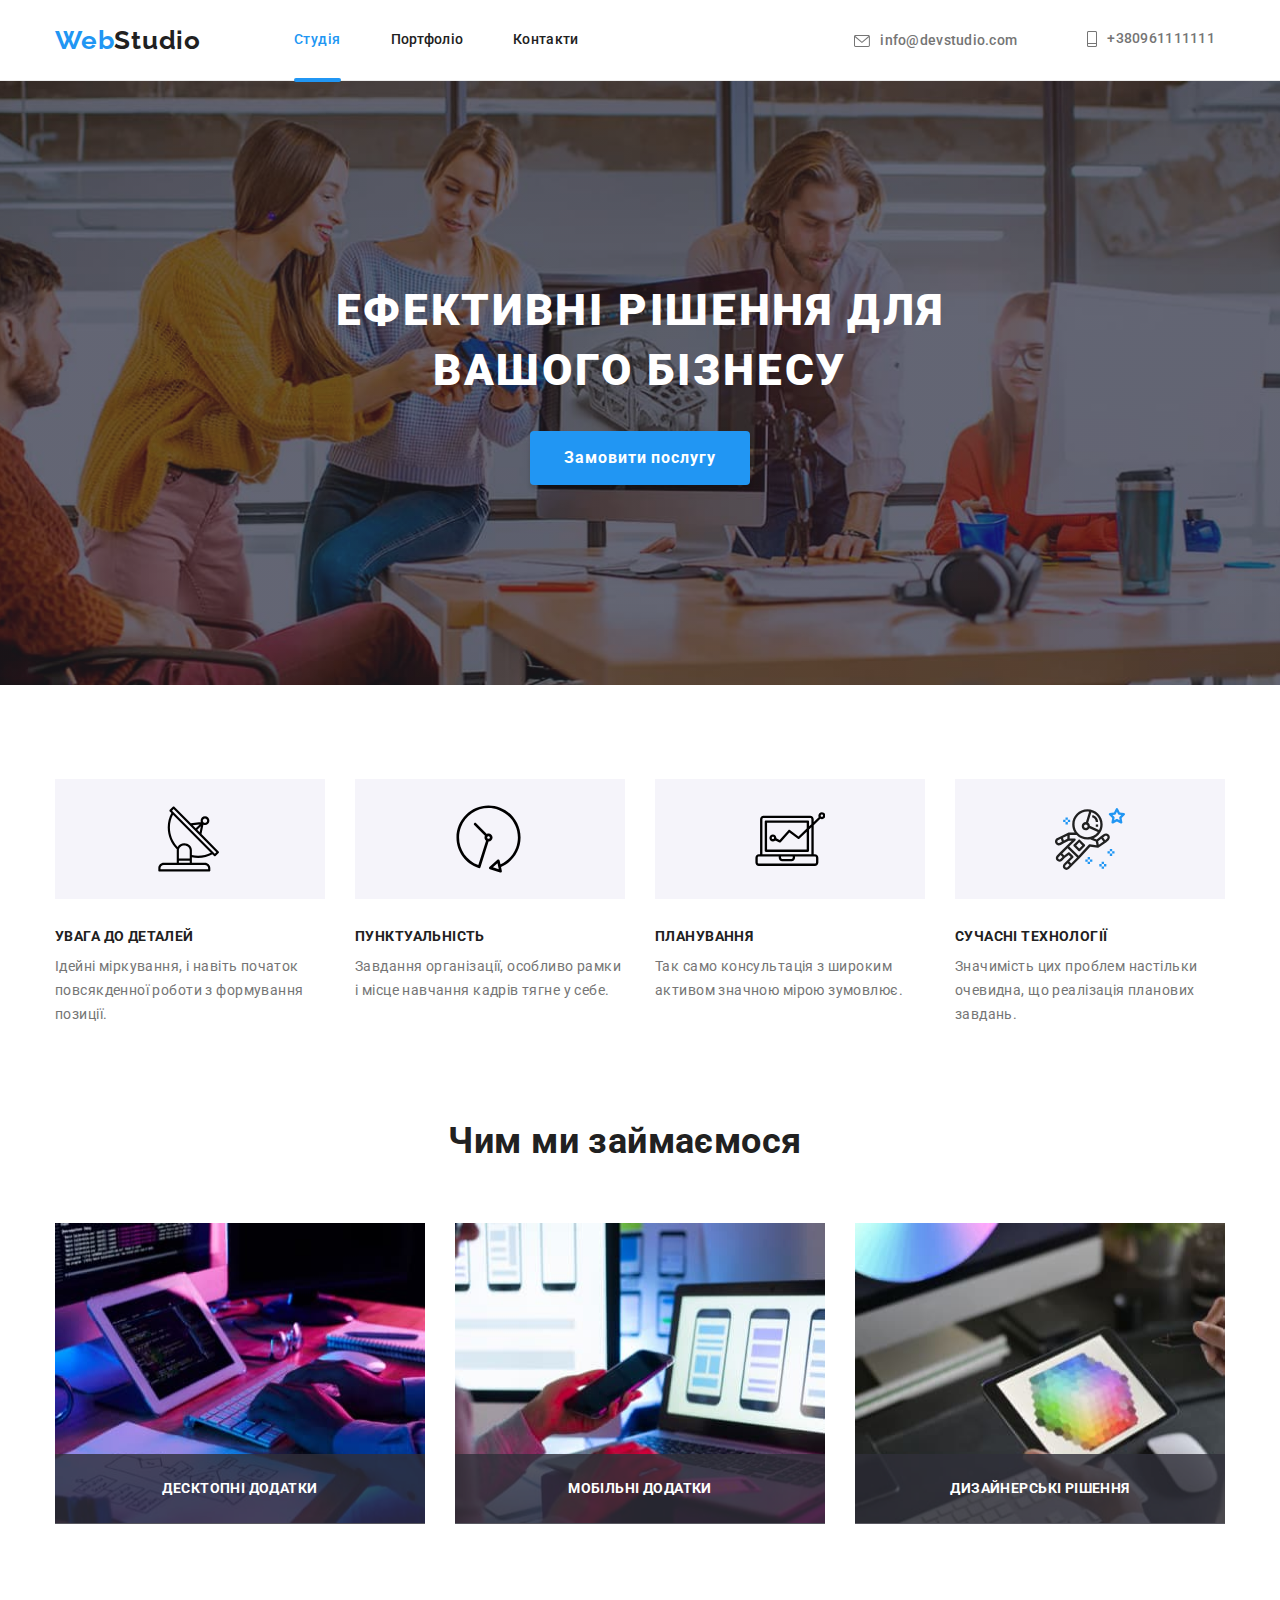
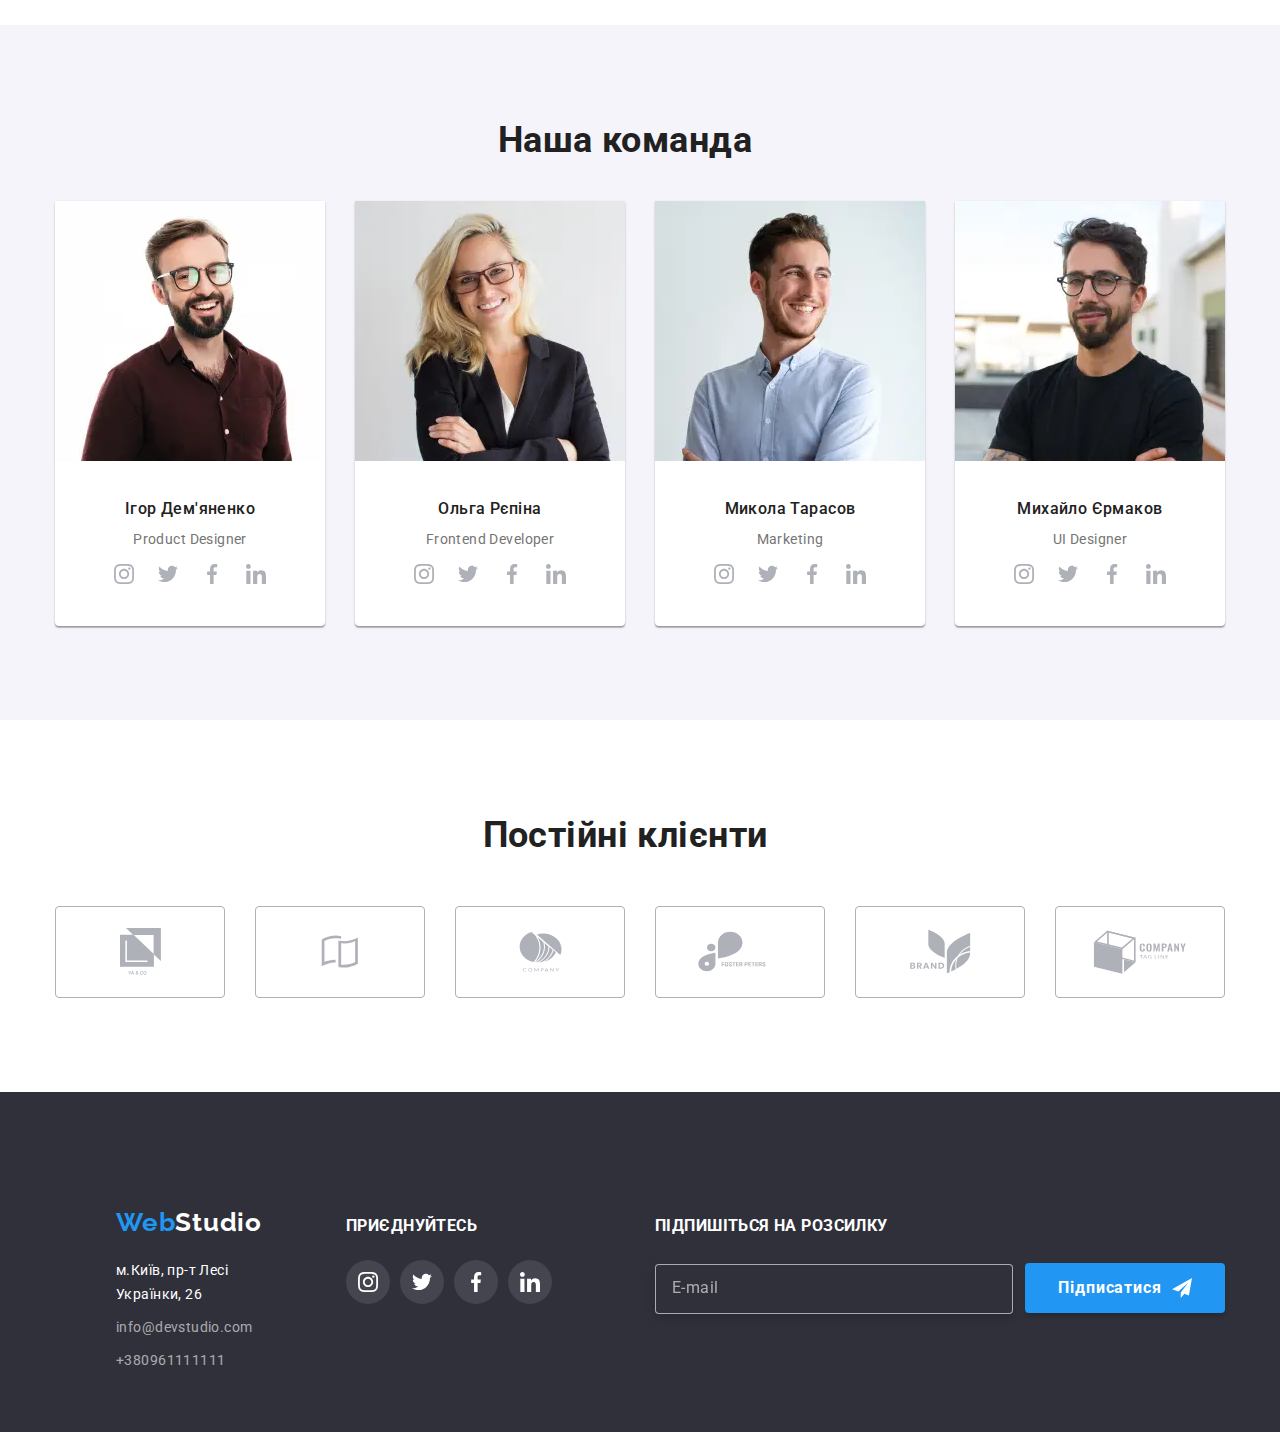
<file: index.html>
<!DOCTYPE html>
<html lang="uk">
  <head>
    <meta charset="UTF-8" />
    <meta http-equiv="X-UA-Compatible" content="IE=edge" />
    <meta name="viewport" content="width=device-width, initial-scale=1.0" />
    <title>Webstudio</title>

    <link rel="preconnect" href="https://fonts.googleapis.com" />
    <link rel="preconnect" href="https://fonts.gstatic.com" crossorigin />
    <link
      href="https://fonts.googleapis.com/css2?family=Raleway:wght@700&family=Roboto:wght@400;500;700;900&display=swap"
      rel="stylesheet"
    />

    <!-- <link
      rel="stylesheet"
      href="https://cdnjs.cloudflare.com/ajax/libs/modern-normalize/1.1.0/modern-normalize.min.css"
      integrity="sha512-wpPYUAdjBVSE4KJnH1VR1HeZfpl1ub8YT/NKx4PuQ5NmX2tKuGu6U/JRp5y+Y8XG2tV+wKQpNHVUX03MfMFn9Q=="
      crossorigin="anonymous"
      referrerpolicy="no-referrer"
    /> -->

    <link rel="stylesheet" href="./css/main.min.css" />
  </head>

  <body>
    <header class="header">
      <!-- header-mobile -->

      <div class="mobile-header">
        <a href="./index.html" class="logo mobile__logo">
          Web<span class="header__logo">Studio</span></a
        >

        <button class="menu-btn js-open-menu">
          <svg width="24px" height="16px">
            <use
              class="menu-btn__menu"
              href="./images/icons.svg#icon-menu_mobile"
            ></use>
          </svg>
        </button>
      </div>

      <div class="mob-menu js-menu-container">
        <div class="mob-menu__body">
          <button class="menu-btn__close js-close-menu">
            <svg width="24px" height="16px">
              <use href="./images/icons.svg#icon-close_header-menu"></use>
            </svg>
          </button>

          <ul>
            <li class="mob-menu__item-current"><a href=""></a>Студія</li>
            <li class="mob-menu__item"><a href=""></a>Портфоліо</li>
            <li class="mob-menu__item"><a href=""></a>Контакти</li>
          </ul>

          <div class="mob-menu__wrap">
            <ul class="mob-menu__auth-nav">
              <li class="mob-menu__tel">
                <a class="mob-menu__mob" href="tel:+380961111111"
                  >+38 096 111 11 11</a
                >
              </li>
              <li>
                <a class="mob-menu__email" href="mailto:info@devstudio.com"
                  >info@devstudio.com</a
                >
              </li>
            </ul>
            <ul class="mob-menu__contact">
              <li class="mob-menu__link"><a href=""></a>Instagram</li>
              <li class="mob-menu__link"><a href=""></a>Twitter</li>
              <li class="mob-menu__link"><a href=""></a>Facebook</li>
              <li class="mob-menu__link"><a href=""></a>LinkedIn</li>
            </ul>
          </div>
        </div>
      </div>

      <!-- header-desctop -->

      <div class="container header__main-nav">
        <nav class="header__nav">
          <a href="./index.html" class="logo">
            Web<span class="header__logo">Studio</span></a
          >
          <ul class="header__site-nav list">
            <li class="item"><a href="" class="link-current">Студія</a></li>
            <li class="item">
              <a href="./portfolio.html" class="link">Портфоліо</a>
            </li>
            <li class="item"><a href="" class="link">Контакти</a></li>
          </ul>
        </nav>

        <ul class="header__auth-nav list">
          <li class="item">
            <a href="mailto:info@devstudio.com" class="link">
              <svg class="header__svg" width="16px" height="12px">
                <use href="./images/icons.svg#icon-envelope"></use>
              </svg>
              info@devstudio.com</a
            >
          </li>

          <li class="item">
            <a href="tel:+380961111111" class="link">
              <svg class="header__svg" width="10px" height="16px">
                <use href="./images/icons.svg#icon-phone"></use>
              </svg>
              +380961111111</a
            >
          </li>
        </ul>
      </div>
    </header>

    <main>
      <!--Герой-->
      <section class="section hero">
        <div class="hero__wrapper">
          <div class="container">
            <div class="hero__main-title">
              <h1 class="hero__title">Ефективні рішення для вашого бізнесу</h1>

              <button data-modal-open type="button" class="button">
                Замовити послугу
              </button>
            </div>
          </div>
        </div>
      </section>

      <!--Преимущества-->
      <section class="section feature">
        <div class="container">
          <h2 class="section-title visually-hidden">Переваги</h2>
          <ul class="feature__list">
            <li class="feature__item">
              <div class="feature__icons">
                <svg class="feature__icon" width="65px" height="70px">
                  <use href="./images/icons.svg#icon-attention"></use>
                </svg>
              </div>
              <h3 class="title">УВАГА ДО ДЕТАЛЕЙ</h3>
              <p>
                Ідейні міркування, і навіть початок повсякденної роботи з
                формування позиції.
              </p>
            </li>

            <li class="feature__item">
              <div class="feature__icons">
                <svg class="feature__icon" width="67px" height="70px">
                  <use href="./images/icons.svg#icon-punctual"></use>
                </svg>
              </div>
              <h3 class="title">ПУНКТУАЛЬНІСТЬ</h3>
              <p>
                Завдання організації, особливо рамки і місце навчання кадрів
                тягне у себе.
              </p>
            </li>

            <li class="feature__item">
              <div class="feature__icons">
                <svg class="feature__icon" width="70px" height="54px">
                  <use href="./images/icons.svg#icon-plan"></use>
                </svg>
              </div>
              <h3 class="title">ПЛАНУВАННЯ</h3>
              <p>
                Так само консультація з широким активом значною мірою зумовлює.
              </p>
            </li>

            <li class="feature__item">
              <div class="feature__icons">
                <svg class="feature__icon" width="70px" height="70px">
                  <use href="./images/icons.svg#icon-technology"></use>
                </svg>
              </div>
              <h3 class="title">СУЧАСНІ ТЕХНОЛОГІЇ</h3>
              <p>
                Значимість цих проблем настільки очевидна, що реалізація
                планових завдань.
              </p>
            </li>
          </ul>
        </div>
      </section>

      <!--Чем занимается-->
      <section class="section engage">
        <div class="container">
          <h2 class="section-title">Чим ми займаємося</h2>
          <ul class="engage__list">
            <li class="engage__img">
              <div class="wrapper__image">
                <img
                  src="./images/desktop.jpg"
                  alt="Десктопні додатки"
                  width="370"
                  height="300"
                />

                <div class="engage__descr">
                  <p>Десктопні додатки</p>
                </div>
              </div>
            </li>
            <li class="engage__img">
              <div class="wrapper__image">
                <img
                  src="./images/mobile.jpg"
                  alt="Мобільні додатки"
                  width="370"
                  height="300"
                />
                <div class="engage__descr">
                  <p>Мобільні додатки</p>
                </div>
              </div>
            </li>
            <li class="engage__img">
              <div class="wrapper__image">
                <img
                  src="./images/designer.jpg"
                  alt="Дизайнерські рішення"
                  width="370"
                  height="300"
                />
                <div class="engage__descr">
                  <p>Дизайнерські рішення</p>
                </div>
              </div>
            </li>
          </ul>
        </div>
      </section>

      <!--Команда-->
      <section class="section team">
        <div class="container">
          <h2 class="section-title">Наша команда</h2>
          <ul class="team__list">
            <li class="team__item">
              <div class="team__card">
                <picture>
                  <source
                    srcset="
                      ./images/demyanenko-480.webp    1x,
                      ./images/demyanenko-480@2x.webp 2x
                    "
                    type="image/webp"
                    media="(max-width: 767px)"
                  />

                  <source
                    srcset="
                      ./images/demyanenko-480.jpg    1x,
                      ./images/demyanenko-480@2x.jpg 2x
                    "
                    type="image/jpg"
                    media="(max-width: 767px)"
                  />

                  <source
                    srcset="
                      ./images/demyanenko-1200.webp    1x,
                      ./images/demyanenko-1200@2x.webp 2x
                    "
                    type="image/webp"
                    media="(min-width: 1200px)"
                  />

                  <source
                    srcset="
                      ./images/demyanenko-1200.jpg    1x,
                      ./images/demyanenko-1200@2x.jpg 2x
                    "
                    type="image/jpg"
                    media="(min-width: 1200px)"
                  />

                  <source
                    srcset="
                      ./images/demyanenko-768.webp    1x,
                      ./images/demyanenko-768@2x.webp 2x
                    "
                    type="image/webp"
                    media="(min-width: 768px)"
                  />

                  <source
                    srcset="
                      ./images/demyanenko-768.jpg    1x,
                      ./images/demyanenko-768@2x.jpg 2x
                    "
                    type="image/jpg"
                    media="(min-width: 768px)"
                  />

                  <img
                    class="team__img"
                    src="./images/demyanenko-1200.jpg1x,./images/demyanenko-1200@2x.jpg2x"
                    alt="Дем'яненко"
                  />
                </picture>

                <!-- <img
                  class="team__image"
                  src="./images/demyanenko.jpg"
                  alt="Дем'яненко"
                  width="270"
                  height="260"
                /> -->

                <div class="team__name">
                  <h3 class="title">Ігор Дем'яненко</h3>
                  <p>Product Designer</p>

                  <ul class="team__contact">
                    <li>
                      <a class="link-svg" href="#" aria-label="instagram">
                        <svg class="icon-symbol" width="20px" height="20px">
                          <use href="./images/icons.svg#icon-instagram"></use>
                        </svg>
                      </a>
                    </li>

                    <li>
                      <a class="link-svg" href="#" aria-label="twitter">
                        <svg class="icon-symbol" width="20px" height="20px">
                          <use href="./images/icons.svg#icon-twitter"></use>
                        </svg>
                      </a>
                    </li>

                    <li>
                      <a class="link-svg" href="#" aria-label="facebook">
                        <svg class="icon-symbol" width="20px" height="20px">
                          <use href="./images/icons.svg#icon-facebook"></use>
                        </svg>
                      </a>
                    </li>

                    <li>
                      <a class="link-svg" href="#" aria-label="linkedin">
                        <svg class="icon-symbol" width="20px" height="20px">
                          <use href="./images/icons.svg#icon-linkedin"></use>
                        </svg>
                      </a>
                    </li>
                  </ul>
                </div>
              </div>
            </li>
            <li class="team__item">
              <div class="team__card">
                <picture>
                  <source
                    srcset="
                      ./images/repina-480.webp    1x,
                      ./images/repina-480@2x.webp 2x
                    "
                    type="image/webp"
                    media="(max-width: 767px)"
                  />

                  <source
                    srcset="
                      ./images/repina-480.jpg    1x,
                      ./images/repina-480@2x.jpg 2x
                    "
                    type="image/jpg"
                    media="(max-width: 767px)"
                  />

                  <source
                    srcset="
                      ./images/repina-1200.webp    1x,
                      ./images/repina-1200@2x.webp 2x
                    "
                    type="image/webp"
                    media="(min-width: 1200px)"
                  />

                  <source
                    srcset="
                      ./images/repina-1200.jpg    1x,
                      ./images/repina-1200@2x.jpg 2x
                    "
                    type="image/jpg"
                    media="(min-width: 1200px)"
                  />

                  <source
                    srcset="
                      ./images/repina-768.webp    1x,
                      ./images/repina-768@2x.webp 2x
                    "
                    type="image/webp"
                    media="(min-width: 768px)"
                  />

                  <source
                    srcset="
                      ./images/repina-768.jpg    1x,
                      ./images/repina-768@2x.jpg 2x
                    "
                    type="image/jpg"
                    media="(min-width: 768px)"
                  />

                  <img
                    class="team__img"
                    src="./images/repina-1200.jpg1x,./images/repina-1200@2x.jpg2x"
                    alt="Рєпіна"
                  />
                </picture>

                <!-- <img
                  class="team__image"
                  src="./images/repina.jpg"
                  alt="Рєпіна"
                  width="270"
                  height="260"
                /> -->
                <div class="team__name">
                  <h3 class="title">Ольга Рєпіна</h3>
                  <p class="position">Frontend Developer</p>

                  <ul class="team__contact">
                    <li>
                      <a class="link-svg" href="#" aria-label="instagram">
                        <svg class="icon-symbol" width="20px" height="20px">
                          <use href="./images/icons.svg#icon-instagram"></use>
                        </svg>
                      </a>
                    </li>

                    <li>
                      <a class="link-svg" href="#" aria-label="twitter">
                        <svg class="icon-symbol" width="20px" height="20px">
                          <use href="./images/icons.svg#icon-twitter"></use>
                        </svg>
                      </a>
                    </li>

                    <li>
                      <a class="link-svg" href="#" aria-label="facebook">
                        <svg class="icon-symbol" width="20px" height="20px">
                          <use href="./images/icons.svg#icon-facebook"></use>
                        </svg>
                      </a>
                    </li>

                    <li>
                      <a class="link-svg" href="#" aria-label="linkedin">
                        <svg class="icon-symbol" width="20px" height="20px">
                          <use href="./images/icons.svg#icon-linkedin"></use>
                        </svg>
                      </a>
                    </li>
                  </ul>
                </div>
              </div>
            </li>
            <li class="team__item">
              <div class="team__card">
                <picture>
                  <source
                    srcset="
                      ./images/tarasov-480.webp    1x,
                      ./images/tarasov-480@2x.webp 2x
                    "
                    type="image/webp"
                    media="(max-width: 767px)"
                  />

                  <source
                    srcset="
                      ./images/tarasov-480.jpg    1x,
                      ./images/tarasov-480@2x.jpg 2x
                    "
                    type="image/jpg"
                    media="(max-width: 767px)"
                  />

                  <source
                    srcset="
                      ./images/tarasov-1200.webp    1x,
                      ./images/tarasov-1200@2x.webp 2x
                    "
                    type="image/webp"
                    media="(min-width: 1200px)"
                  />

                  <source
                    srcset="
                      ./images/tarasov-1200.jpg    1x,
                      ./images/tarasov-1200@2x.jpg 2x
                    "
                    type="image/jpg"
                    media="(min-width: 1200px)"
                  />

                  <source
                    srcset="
                      ./images/tarasov-768.webp    1x,
                      ./images/tarasov-768@2x.webp 2x
                    "
                    type="image/webp"
                    media="(min-width: 768px)"
                  />

                  <source
                    srcset="
                      ./images/tarasov-768.jpg    1x,
                      ./images/tarasov-768@2x.jpg 2x
                    "
                    type="image/jpg"
                    media="(min-width: 768px)"
                  />

                  <img
                    class="team__img"
                    src="./images/tarasov-1200.jpg1x,./images/tarasov-1200@2x.jpg2x"
                    alt="Тарасов"
                  />
                </picture>

                <!-- <img
                  class="team__image"
                  src="./images/tarasov.jpg"
                  alt="Тарасов"
                  width="270"
                  height="260"
                /> -->
                <div class="team__name">
                  <h3 class="title">Микола Тарасов</h3>
                  <p>Marketing</p>

                  <ul class="team__contact">
                    <li>
                      <a class="link-svg" href="#" aria-label="instagram">
                        <svg class="icon-symbol" width="20px" height="20px">
                          <use href="./images/icons.svg#icon-instagram"></use>
                        </svg>
                      </a>
                    </li>

                    <li>
                      <a class="link-svg" href="#" aria-label="twitter">
                        <svg class="icon-symbol" width="20px" height="20px">
                          <use href="./images/icons.svg#icon-twitter"></use>
                        </svg>
                      </a>
                    </li>

                    <li>
                      <a class="link-svg" href="#" aria-label="facebook">
                        <svg class="icon-symbol" width="20px" height="20px">
                          <use href="./images/icons.svg#icon-facebook"></use>
                        </svg>
                      </a>
                    </li>

                    <li>
                      <a class="link-svg" href="#" aria-label="linkedin">
                        <svg class="icon-symbol" width="20px" height="20px">
                          <use href="./images/icons.svg#icon-linkedin"></use>
                        </svg>
                      </a>
                    </li>
                  </ul>
                </div>
              </div>
            </li>
            <li class="team__item">
              <div class="team__card">
                <picture>
                  <source
                    srcset="
                      ./images/ermakov-480.webp    1x,
                      ./images/ermakov-480@2x.webp 2x
                    "
                    type="image/webp"
                    media="(max-width: 767px)"
                  />

                  <source
                    srcset="
                      ./images/ermakov-480.jpg    1x,
                      ./images/ermakov-480@2x.jpg 2x
                    "
                    type="image/jpg"
                    media="(max-width: 767px)"
                  />

                  <source
                    srcset="
                      ./images/ermakov-1200.webp    1x,
                      ./images/ermakov-1200@2x.webp 2x
                    "
                    type="image/webp"
                    media="(min-width: 1200px)"
                  />

                  <source
                    srcset="
                      ./images/ermakov-1200.jpg    1x,
                      ./images/ermakov-1200@2x.jpg 2x
                    "
                    type="image/jpg"
                    media="(min-width: 1200px)"
                  />

                  <source
                    srcset="
                      ./images/ermakov-768.webp    1x,
                      ./images/ermakov-768@2x.webp 2x
                    "
                    type="image/webp"
                    media="(min-width: 768px)"
                  />

                  <source
                    srcset="
                      ./images/ermakov-768.jpg    1x,
                      ./images/ermakov-768@2x.jpg 2x
                    "
                    type="image/jpg"
                    media="(min-width: 768px)"
                  />

                  <img
                    class="team__img"
                    src="./images/ermakov-1200.jpg1x,./images/ermakov-1200@2x.jpg2x"
                    alt="Єрмаков"
                  />
                </picture>

                <!-- <img
                  class="team__image"
                  src="./images/ermakov.jpg"
                  alt="Єрмаков"
                  width="270"
                  height="260"
                /> -->
                <div class="team__name">
                  <h3 class="title">Михайло Єрмаков</h3>
                  <p>UI Designer</p>

                  <ul class="team__contact">
                    <li>
                      <a class="link-svg" href="#" aria-label="instagram">
                        <svg class="icon-symbol" width="20px" height="20px">
                          <use href="./images/icons.svg#icon-instagram"></use>
                        </svg>
                      </a>
                    </li>

                    <li>
                      <a class="link-svg" href="#" aria-label="twitter">
                        <svg class="icon-symbol" width="20px" height="20px">
                          <use href="./images/icons.svg#icon-twitter"></use>
                        </svg>
                      </a>
                    </li>

                    <li>
                      <a class="link-svg" href="#" aria-label="facebook">
                        <svg class="icon-symbol" width="20px" height="20px">
                          <use href="./images/icons.svg#icon-facebook"></use>
                        </svg>
                      </a>
                    </li>

                    <li>
                      <a class="link-svg" href="#" aria-label="linkedin">
                        <svg class="icon-symbol" width="20px" height="20px">
                          <use href="./images/icons.svg#icon-linkedin"></use>
                        </svg>
                      </a>
                    </li>
                  </ul>
                </div>
              </div>
            </li>
          </ul>
        </div>
      </section>
    </main>

    <!-- Постоянные клиенты -->
    <section class="section clients">
      <div class="container">
        <h2 class="section-title">Постійні клієнти</h2>

        <ul class="clients__list">
          <li class="clients__company">
            <a class="clients__link" href="#">
              <svg class="clients__icon" width="41px" height="47px">
                <use href="./images/icons.svg#icon-Union"></use>
              </svg>
            </a>
          </li>

          <li class="clients__company">
            <a class="clients__link" href="#">
              <svg class="clients__icon" width="38px" height="34px">
                <use href="./images/icons.svg#icon-company-2"></use>
              </svg>
            </a>
          </li>

          <li class="clients__company">
            <a class="clients__link" href="#">
              <svg class="clients__icon" width="43px" height="41px">
                <use href="./images/icons.svg#icon-company-3"></use>
              </svg>
            </a>
          </li>

          <li class="clients__company">
            <a class="clients__link" href="#">
              <svg class="clients__icon" width="84px" height="41px">
                <use href="./images/icons.svg#icon-company-4"></use>
              </svg>
            </a>
          </li>

          <li class="clients__company">
            <a class="clients__link" href="#">
              <svg class="clients__icon" width="63px" height="45px">
                <use href="./images/icons.svg#icon-company-5"></use>
              </svg>
            </a>
          </li>

          <li class="clients__company">
            <a class="clients__link" href="#">
              <svg class="clients__icon" width="94px" height="44px">
                <use href="./images/icons.svg#icon-company-6"></use>
              </svg>
            </a>
          </li>
        </ul>
      </div>
    </section>

    <!--Футер-->
    <footer class="footer">
      <div class="container footer__info">
        <div class="footer__main">
          <a href="/" class="logo"
            >Web<span class="footer__logo">Studio</span></a
          >

          <address>
            <ul class="footer__nav">
              <li class="footer__auth-nav">
                <a href="м.Київ,пр-тЛесіУкраїнки,26" class="footer__adress"
                  >м.Київ, пр-т Лесі Українки, 26</a
                >
              </li>
              <li class="footer__auth-nav">
                <a href="mailto:info@devstudio.com" class="footer__link"
                  >info@devstudio.com</a
                >
              </li>
              <li class="footer__auth-nav">
                <a href="tel:+3+380961111111" class="footer__link"
                  >+380961111111</a
                >
              </li>
            </ul>
          </address>
        </div>

        <div class="footer__join">
          <h3 class="footer__title">Приєднуйтесь</h3>
          <ul class="footer__contact">
            <li>
              <a
                class="link-svg footer__main-link"
                href="#"
                aria-label="instagram"
              >
                <svg class="icon-symbol" width="20px" height="20px">
                  <use href="./images/icons.svg#icon-instagram"></use>
                </svg>
              </a>
            </li>
            <li>
              <a
                class="link-svg footer__main-link"
                href="#"
                aria-label="twitter"
              >
                <svg class="icon-symbol" width="20px" height="20px">
                  <use href="./images/icons.svg#icon-twitter"></use>
                </svg>
              </a>
            </li>
            <li>
              <a
                class="link-svg footer__main-link"
                href="#"
                aria-label="facebook"
              >
                <svg class="icon-symbol" width="20px" height="20px">
                  <use href="./images/icons.svg#icon-facebook"></use>
                </svg>
              </a>
            </li>
            <li>
              <a
                class="link-svg footer__main-link"
                href="#"
                aria-label="linkedin"
              >
                <svg class="icon-symbol" width="20px" height="20px">
                  <use href="./images/icons.svg#icon-linkedin"></use>
                </svg>
              </a>
            </li>
          </ul>
        </div>

        <div class="footer__label">
          <h3 class="footer__title">Підпишіться на розсилку</h3>
          <label for="inputEmail" class="label"></label>
          <div class="input-wrapper">
            <input
              type="email"
              name="email"
              id="inputEmaill"
              placeholder="E-mail"
              class="input footer__field"
              required
            />
          </div>
        </div>
        <div class="footer__btn">
          <button class="footer__button">
            Підписатися
            <svg class="footer__icon" width="20px" height="20px">
              <use href="./images/icons.svg#icon-icon-send-1"></use>
            </svg>
          </button>
        </div>
      </div>
    </footer>

    <!-- бэкдроп -->
    <div class="backdrop is-hidden" data-modal>
      <div class="modal">
        <button class="modal-btn" data-modal-close>
          <svg class="close" width="11px" height="11px">
            <use href="./images/icons.svg#icon-modal-btn-close"></use>
          </svg>
        </button>

        <form class="form">
          <p class="form-title">Залиште свої дані, ми вам передзвонимо</p>

          <label for="inputName" class="label">Ім'я</label>
          <div class="input-wrapper">
            <input
              type="text"
              name="name"
              id="inputName"
              class="input field"
              required
            />
            <svg class="input-icon" width="18" height="18">
              <use href="./images/icons.svg#icon-person"></use>
            </svg>
          </div>

          <label for="inputTel" class="label">Телефон</label>
          <div class="input-wrapper">
            <input
              type="tel"
              name="phone"
              id="inputTel"
              class="input field"
              required
            />
            <svg class="input-icon" width="18" height="18">
              <use href="./images/icons.svg#icon-phone-1"></use>
            </svg>
          </div>

          <label for="inputEmail" class="label">Пошта</label>
          <div class="input-wrapper">
            <input
              type="email"
              name="email"
              id="inputEmail"
              class="input field"
              required
            />
            <svg class="input-icon" width="18" height="18">
              <use href="./images/icons.svg#icon-email"></use>
            </svg>
          </div>

          <label for="inputMessage" class="label">Коментар</label>

          <textarea
            class="input textarea"
            name="message"
            id="inputMessage"
            placeholder="Введіть текст"
          >
          </textarea>

          <label class="check-label">
            <input type="checkbox" name="check" class="input-check" checked />
            <span class="check-wrapp">
              <svg class="check-icon" width="16" height="15">
                <use href="./images/icons.svg#icon-icon-check"></use>
              </svg>
            </span>

            Погоджуюся з розсилкою та приймаю
            <a href="#" target="_blank" class="check-link"> Умови договору </a>
          </label>

          <button class="button form-button" type="submit">Відправити</button>
        </form>
      </div>
    </div>

    <script src="./js/mobile-menu.js"></script>
    <script src="./js/modal.js"></script>
  </body>
</html>
</file>
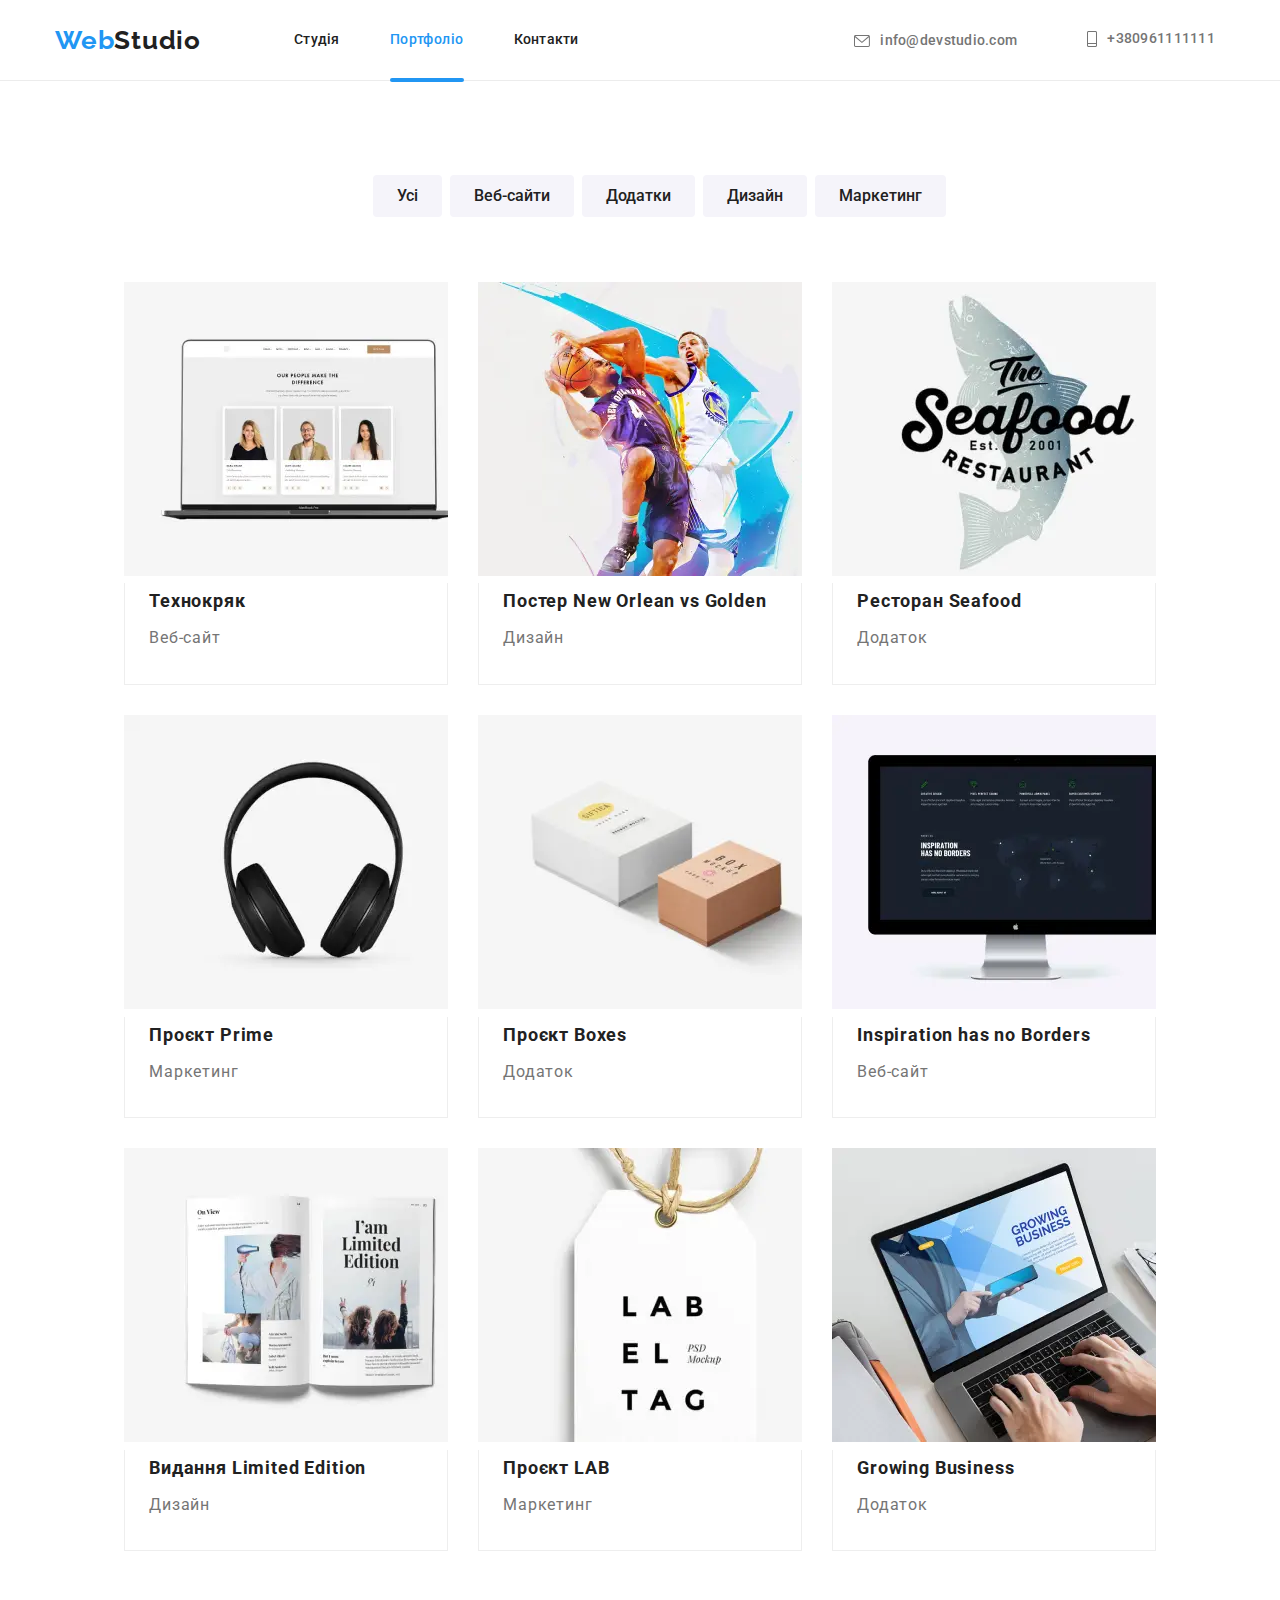
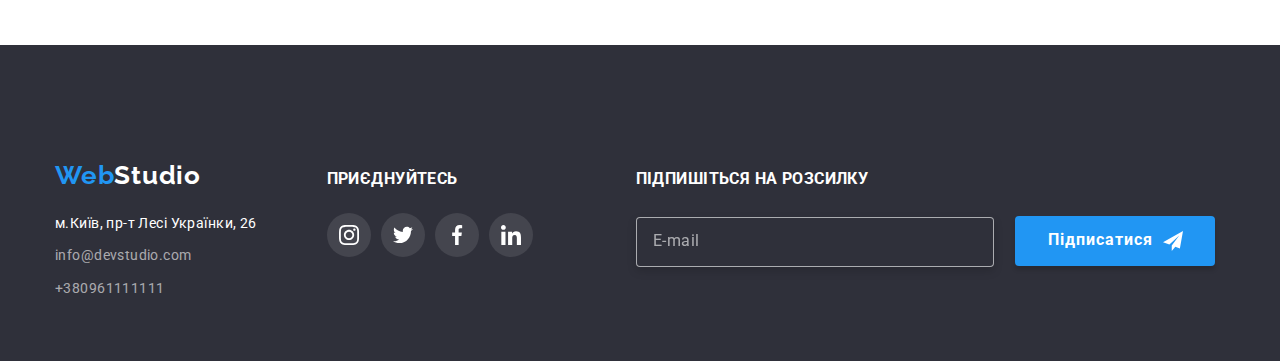
<file: portfolio.html>
<!DOCTYPE html>
<html lang="uk">
  <head>
    <meta charset="UTF-8" />
    <meta http-equiv="X-UA-Compatible" content="IE=edge" />
    <meta name="viewport" content="width=device-width, initial-scale=1.0" />
    <title>Document</title>

    <link rel="preconnect" href="https://fonts.googleapis.com" />
    <link rel="preconnect" href="https://fonts.gstatic.com" crossorigin />
    <link
      href="https://fonts.googleapis.com/css2?family=Raleway:wght@700&family=Roboto:wght@400;500;700;900&display=swap"
      rel="stylesheet"
    />
    <!-- <link
      rel="stylesheet"
      href="https://cdnjs.cloudflare.com/ajax/libs/modern-normalize/1.1.0/modern-normalize.min.css"
      integrity="sha512-wpPYUAdjBVSE4KJnH1VR1HeZfpl1ub8YT/NKx4PuQ5NmX2tKuGu6U/JRp5y+Y8XG2tV+wKQpNHVUX03MfMFn9Q=="
      crossorigin="anonymous"
      referrerpolicy="no-referrer"
    /> -->

    <link rel="stylesheet" href="./css/main.min.css" />
  </head>

  <body>
    <!--  Шапка -->
    <header class="header">
      <div class="container header__main-nav">
        <nav class="header__nav">
          <a href="./index.html" class="logo">
            Web<span class="header__logo">Studio</span></a
          >
          <ul class="header__site-nav list">
            <li class="item"><a href="./index.html" class="link">Студія</a></li>
            <li class="item">
              <a href="" class="link-current">Портфоліо</a>
            </li>
            <li class="item"><a href="" class="link">Контакти</a></li>
          </ul>
        </nav>

        <ul class="header__auth-nav list">
          <li class="item">
            <a href="mailto:info@devstudio.com" class="link">
              <svg class="header__svg" width="16px" height="12px">
                <use href="./images/icons.svg#icon-envelope"></use>
              </svg>
              info@devstudio.com</a
            >
          </li>

          <li class="item">
            <a href="tel:+380961111111" class="link">
              <svg class="header__svg" width="10px" height="16px">
                <use href="./images/icons.svg#icon-phone"></use>
              </svg>
              +380961111111</a
            >
          </li>
        </ul>
      </div>
    </header>

    <main>
      <section class="section portfolio">
        <div class="container">
          <h1 hidden class="section-title">Меню</h1>

          <!-- Кнопки -->
          <ul class="button__list">
            <li class="portfolio__btn">
              <button type="button" class="button__portfolio">Усі</button>
            </li>
            <li class="portfolio__btn">
              <button type="button" class="button__portfolio">Веб-сайти</button>
            </li>
            <li class="portfolio__btn">
              <button type="button" class="button__portfolio">Додатки</button>
            </li>
            <li class="portfolio__btn">
              <button type="button" class="button__portfolio">Дизайн</button>
            </li>
            <li class="portfolio__btn">
              <button type="button" class="button__portfolio">Маркетинг</button>
            </li>
          </ul>
        </div>

        <!-- портфолио -->
        <div class="container">
          <div class="flex-container">
            <ul class="portfolio">
              <li class="portfolio__link">
                <a href="/" class="portfolio__card">
                  <div class="portfolio__image">
                    <picture>
                      <source
                        srcset="
                          ./images/tehnokryak-480.webp    1x,
                          ./images/tehnokryak-480@2x.webp 2x
                        "
                        type="image/webp"
                        media="(max-width: 767px)"
                      />

                      <source
                        srcset="
                          ./images/tehnokryak-480.jpg    1x,
                          ./images/tehnokryak-480@2x.jpg 2x
                        "
                        type="image/jpg"
                        media="(max-width: 767px)"
                      />

                      <source
                        srcset="
                          ./images/tehnokryak-1200.webp    1x,
                          ./images/tehnokryak-1200@2x.webp 2x
                        "
                        type="image/webp"
                        media="(min-width: 1200px)"
                      />

                      <source
                        srcset="
                          ./images/tehnokryak-1200.jpg    1x,
                          ./images/tehnokryak-1200@2x.jpg 2x
                        "
                        type="image/jpg"
                        media="(min-width: 1200px)"
                      />

                      <source
                        srcset="
                          ./images/tehnokryak-768.webp    1x,
                          ./images/tehnokryak-768@2x.webp 2x
                        "
                        type="image/webp"
                        media="(min-width: 768px)"
                      />

                      <source
                        srcset="
                          ./images/tehnokryak-768.jpg    1x,
                          ./images/tehnokryak-768@2x.jpg 2x
                        "
                        type="image/jpg"
                        media="(min-width: 768px)"
                      />

                      <img
                        src="./images/tehnokryak-1200.jpg1x,./images/tehnokryak-1200@2x.jpg2x"
                        alt="Технокряк"
                      />
                    </picture>

                    <!-- <img class="portfolio__img"
                      src="./images/tehnokryak.jpg"
                      alt="Технокряк"
                      width="370"
                      height="294"
                    /> -->

                    <div class="portfolio-overlay">
                      <p class="overlay-text">
                        Ресурс пропонує комплексні пропозиції з різним рівнем
                        функціоналу та сервісів. Все це дозволить відвідувачу
                        отримати вичерпні відомості про компанію чи приватну
                        особу.
                      </p>
                    </div>
                  </div>

                  <div class="portfolio__name">
                    <h2 class="portfolio__title">Технокряк</h2>
                    <p class="portfolio__text">Веб-сайт</p>
                  </div>
                </a>
              </li>
              <li class="portfolio__link">
                <a href="/" class="portfolio__card">
                  <div class="portfolio__image">
                    <picture>
                      <source
                        srcset="
                          ./images/poster-480.webp    1x,
                          ./images/poster-480@2x.webp 2x
                        "
                        type="image/webp"
                        media="(max-width: 767px)"
                      />

                      <source
                        srcset="
                          ./images/poster-480.jpg    1x,
                          ./images/poster-480@2x.jpg 2x
                        "
                        type="image/jpg"
                        media="(max-width: 767px)"
                      />

                      <source
                        srcset="
                          ./images/poster-1200.webp    1x,
                          ./images/poster-1200@2x.webp 2x
                        "
                        type="image/webp"
                        media="(min-width: 1200px)"
                      />

                      <source
                        srcset="
                          ./images/poster-1200.jpg    1x,
                          ./images/poster-1200@2x.jpg 2x
                        "
                        type="image/jpg"
                        media="(min-width: 1200px)"
                      />

                      <source
                        srcset="
                          ./images/poster-768.webp    1x,
                          ./images/poster-768@2x.webp 2x
                        "
                        type="image/webp"
                        media="(min-width: 768px)"
                      />

                      <source
                        srcset="
                          ./images/poster-768.jpg    1x,
                          ./images/poster-768@2x.jpg 2x
                        "
                        type="image/jpg"
                        media="(min-width: 768px)"
                      />

                      <img
                        src="./images/poster-1200.jpg1x,./images/poster-1200@2x.jpg2x"
                        alt="Постер New Orlean vs Golden Star"
                      />
                    </picture>

                    <!-- <img class="portfolio__img"
                      src="./images/poster.jpg"
                      alt="Постер New Orlean vs Golden Star"
                      width="370"
                      height="294"
                    /> -->
                    <div class="portfolio-overlay">
                      <p class="overlay-text">
                        Ресурс пропонує комплексні пропозиції з різним рівнем
                        функціоналу та сервісів. Все це дозволить відвідувачу
                        отримати вичерпні відомості про компанію чи приватну
                        особу.
                      </p>
                    </div>
                  </div>

                  <div class="portfolio__name">
                    <h2 class="portfolio__title">
                      Постер New Orlean vs Golden
                    </h2>
                    <p class="portfolio__text">Дизайн</p>
                  </div>
                </a>
              </li>
              <li class="portfolio__link">
                <a href="/" class="portfolio__card">
                  <div class="portfolio__image">
                    <picture>
                      <source
                        srcset="
                          ./images/restourant-480.webp    1x,
                          ./images/restourant-480@2x.webp 2x
                        "
                        type="image/webp"
                        media="(max-width: 767px)"
                      />

                      <source
                        srcset="
                          ./images/restourant-480.jpg    1x,
                          ./images/restourant-480@2x.jpg 2x
                        "
                        type="image/jpg"
                        media="(max-width: 767px)"
                      />

                      <source
                        srcset="
                          ./images/restourant-1200.webp    1x,
                          ./images/restourant-1200@2x.webp 2x
                        "
                        type="image/webp"
                        media="(min-width: 1200px)"
                      />

                      <source
                        srcset="
                          ./images/restourant-1200.jpg    1x,
                          ./images/restourant-1200@2x.jpg 2x
                        "
                        type="image/jpg"
                        media="(min-width: 1200px)"
                      />

                      <source
                        srcset="
                          ./images/restourant-768.webp    1x,
                          ./images/restourant-768@2x.webp 2x
                        "
                        type="image/webp"
                        media="(min-width: 768px)"
                      />

                      <source
                        srcset="
                          ./images/restourant-768.jpg    1x,
                          ./images/restourant-768@2x.jpg 2x
                        "
                        type="image/jpg"
                        media="(min-width: 768px)"
                      />

                      <img
                        src="./images/restourant-1200.jpg1x,./images/restourant-1200@2x.jpg2x"
                        alt="Ресторан Seafood"
                      />
                    </picture>

                    <!-- <img class="portfolio__img"
                      src="./images/restourant.jpg"
                      alt="Ресторан Seafood"
                      width="370"
                      height="294"
                    /> -->
                    <div class="portfolio-overlay">
                      <p class="overlay-text">
                        Ресурс пропонує комплексні пропозиції з різним рівнем
                        функціоналу та сервісів. Все це дозволить відвідувачу
                        отримати вичерпні відомості про компанію чи приватну
                        особу.
                      </p>
                    </div>
                  </div>
                  <div class="portfolio__name">
                    <h2 class="portfolio__title">Ресторан Seafood</h2>
                    <p class="portfolio__text">Додаток</p>
                  </div>
                </a>
              </li>
              <li class="portfolio__link">
                <a href="/" class="portfolio__card">
                  <div class="portfolio__image">
                    <picture>
                      <source
                        srcset="
                          ./images/project-prime-480.webp    1x,
                          ./images/project-prime-480@2x.webp 2x
                        "
                        type="image/webp"
                        media="(max-width: 767px)"
                      />

                      <source
                        srcset="
                          ./images/project-prime-480.jpg    1x,
                          ./images/project-prime-480@2x.jpg 2x
                        "
                        type="image/jpg"
                        media="(max-width: 767px)"
                      />

                      <source
                        srcset="
                          ./images/project-prime-1200.webp    1x,
                          ./images/project-prime-1200@2x.webp 2x
                        "
                        type="image/webp"
                        media="(min-width: 1200px)"
                      />

                      <source
                        srcset="
                          ./images/project-prime-1200.jpg    1x,
                          ./images/project-prime-1200@2x.jpg 2x
                        "
                        type="image/jpg"
                        media="(min-width: 1200px)"
                      />

                      <source
                        srcset="
                          ./images/project-prime-768.webp    1x,
                          ./images/project-prime-768@2x.webp 2x
                        "
                        type="image/webp"
                        media="(min-width: 768px)"
                      />

                      <source
                        srcset="
                          ./images/project-prime-768.jpg    1x,
                          ./images/project-prime-768@2x.jpg 2x
                        "
                        type="image/jpg"
                        media="(min-width: 768px)"
                      />

                      <img
                        src="./images/project-prime-1200.jpg1x,./images/project-prime-1200@2x.jpg2x"
                        alt="Проєкт Prime"
                      />
                    </picture>

                    <!-- <img class="portfolio__img"
                      src="./images/project-prime.jpg"
                      alt="Проєкт Prime"
                      width="370"
                      height="294"
                    /> -->
                    <div class="portfolio-overlay">
                      <p class="overlay-text">
                        Ресурс пропонує комплексні пропозиції з різним рівнем
                        функціоналу та сервісів. Все це дозволить відвідувачу
                        отримати вичерпні відомості про компанію чи приватну
                        особу.
                      </p>
                    </div>
                  </div>
                  <div class="portfolio__name">
                    <h2 class="portfolio__title">Проєкт Prime</h2>
                    <p class="portfolio__text">Маркетинг</p>
                  </div>
                </a>
              </li>
              <li class="portfolio__link">
                <a href="/" class="portfolio__card">
                  <div class="portfolio__image">
                    <picture>
                      <source
                        srcset="
                          ./images/project-boxes-480.webp    1x,
                          ./images/project-boxes-480@2x.webp 2x
                        "
                        type="image/webp"
                        media="(max-width: 767px)"
                      />

                      <source
                        srcset="
                          ./images/project-boxes-480.jpg    1x,
                          ./images/project-boxes-480@2x.jpg 2x
                        "
                        type="image/jpg"
                        media="(max-width: 767px)"
                      />

                      <source
                        srcset="
                          ./images/project-boxes-1200.webp    1x,
                          ./images/project-boxes-1200@2x.webp 2x
                        "
                        type="image/webp"
                        media="(min-width: 1200px)"
                      />

                      <source
                        srcset="
                          ./images/project-boxes-1200.jpg    1x,
                          ./images/project-boxes-1200@2x.jpg 2x
                        "
                        type="image/jpg"
                        media="(min-width: 1200px)"
                      />

                      <source
                        srcset="
                          ./images/project-boxes-768.webp    1x,
                          ./images/project-boxes-768@2x.webp 2x
                        "
                        type="image/webp"
                        media="(min-width: 768px)"
                      />

                      <source
                        srcset="
                          ./images/project-boxes-768.jpg    1x,
                          ./images/project-boxes-768@2x.jpg 2x
                        "
                        type="image/jpg"
                        media="(min-width: 768px)"
                      />

                      <img
                        src="./images/project-boxes-1200.jpg1x,./images/project-boxes-1200@2x.jpg2x"
                        alt="Проєкт Boxes"
                      />
                    </picture>

                    <!-- <img class="portfolio__img"
                      src="./images/project-boxes.jpg"
                      alt="Проєкт Boxes"
                      width="370"
                      height="294"
                    /> -->
                    <div class="portfolio-overlay">
                      <p class="overlay-text">
                        Ресурс пропонує комплексні пропозиції з різним рівнем
                        функціоналу та сервісів. Все це дозволить відвідувачу
                        отримати вичерпні відомості про компанію чи приватну
                        особу.
                      </p>
                    </div>
                  </div>
                  <div class="portfolio__name">
                    <h2 class="portfolio__title">Проєкт Boxes</h2>
                    <p class="portfolio__text">Додаток</p>
                  </div>
                </a>
              </li>
              <li class="portfolio__link">
                <a href="/" class="portfolio__card">
                  <div class="portfolio__image">
                    <picture>
                      <source
                        srcset="
                          ./images/inspiration-480.webp    1x,
                          ./images/inspiration-480@2x.webp 2x
                        "
                        type="image/webp"
                        media="(max-width: 767px)"
                      />

                      <source
                        srcset="
                          ./images/inspiration-480.jpg    1x,
                          ./images/inspiration-480@2x.jpg 2x
                        "
                        type="image/jpg"
                        media="(max-width: 767px)"
                      />

                      <source
                        srcset="
                          ./images/inspiration-1200.webp    1x,
                          ./images/inspiration-1200@2x.webp 2x
                        "
                        type="image/webp"
                        media="(min-width: 1200px)"
                      />

                      <source
                        srcset="
                          ./images/inspiration-1200.jpg    1x,
                          ./images/inspiration-1200@2x.jpg 2x
                        "
                        type="image/jpg"
                        media="(min-width: 1200px)"
                      />

                      <source
                        srcset="
                          ./images/inspiration-768.webp    1x,
                          ./images/inspiration-768@2x.webp 2x
                        "
                        type="image/webp"
                        media="(min-width: 768px)"
                      />

                      <source
                        srcset="
                          ./images/inspiration-768.jpg    1x,
                          ./images/inspiration-768@2x.jpg 2x
                        "
                        type="image/jpg"
                        media="(min-width: 768px)"
                      />

                      <img
                        src="./images/inspiration-1200.jpg1x,./images/inspiration-1200@2x.jpg2x"
                        alt="Inspiration has no Borders"
                      />
                    </picture>

                    <!-- <img class="portfolio__img"
                      src="./images/inspiration.jpg"
                      alt="Inspiration has no
              Borders"
                      width="370"
                      height="294"
                    /> -->
                    <div class="portfolio-overlay">
                      <p class="overlay-text">
                        Ресурс пропонує комплексні пропозиції з різним рівнем
                        функціоналу та сервісів. Все це дозволить відвідувачу
                        отримати вичерпні відомості про компанію чи приватну
                        особу.
                      </p>
                    </div>
                  </div>
                  <div class="portfolio__name">
                    <h2 class="portfolio__title">Inspiration has no Borders</h2>
                    <p class="portfolio__text">Веб-сайт</p>
                  </div>
                </a>
              </li>
              <li class="portfolio__link">
                <a href="/" class="portfolio__card">
                  <div class="portfolio__image">
                    <picture>
                      <source
                        srcset="
                          ./images/book-480.webp    1x,
                          ./images/book-480@2x.webp 2x
                        "
                        type="image/webp"
                        media="(max-width: 767px)"
                      />

                      <source
                        srcset="
                          ./images/book-480.jpg    1x,
                          ./images/book-480@2x.jpg 2x
                        "
                        type="image/jpg"
                        media="(max-width: 767px)"
                      />

                      <source
                        srcset="
                          ./images/book-1200.webp    1x,
                          ./images/book-1200@2x.webp 2x
                        "
                        type="image/webp"
                        media="(min-width: 1200px)"
                      />

                      <source
                        srcset="
                          ./images/book-1200.jpg    1x,
                          ./images/book-1200@2x.jpg 2x
                        "
                        type="image/jpg"
                        media="(min-width: 1200px)"
                      />

                      <source
                        srcset="
                          ./images/book-768.webp    1x,
                          ./images/book-768@2x.webp 2x
                        "
                        type="image/webp"
                        media="(min-width: 768px)"
                      />

                      <source
                        srcset="
                          ./images/book-768.jpg    1x,
                          ./images/book-768@2x.jpg 2x
                        "
                        type="image/jpg"
                        media="(min-width: 768px)"
                      />

                      <img
                        src="./images/book-1200.jpg1x,./images/book-1200@2x.jpg2x"
                        alt="Видання Limited Edition"
                      />
                    </picture>

                    <!-- <img class="portfolio__img"
                      src="./images/book.jpg"
                      alt="Видання Limited Edition"
                      width="370"
                      height="294"
                    /> -->
                    <div class="portfolio-overlay">
                      <p class="overlay-text">
                        Ресурс пропонує комплексні пропозиції з різним рівнем
                        функціоналу та сервісів. Все це дозволить відвідувачу
                        отримати вичерпні відомості про компанію чи приватну
                        особу.
                      </p>
                    </div>
                  </div>
                  <div class="portfolio__name">
                    <h2 class="portfolio__title">Видання Limited Edition</h2>
                    <p class="portfolio__text">Дизайн</p>
                  </div>
                </a>
              </li>
              <li class="portfolio__link">
                <a href="/" class="portfolio__card">
                  <div class="portfolio__image">
                    <picture>
                      <source
                        srcset="
                          ./images/project-lab-480.webp    1x,
                          ./images/project-lab-480@2x.webp 2x
                        "
                        type="image/webp"
                        media="(max-width: 767px)"
                      />

                      <source
                        srcset="
                          ./images/project-lab-480.jpg    1x,
                          ./images/project-lab-480@2x.jpg 2x
                        "
                        type="image/jpg"
                        media="(max-width: 767px)"
                      />

                      <source
                        srcset="
                          ./images/project-lab-1200.webp    1x,
                          ./images/project-lab-1200@2x.webp 2x
                        "
                        type="image/webp"
                        media="(min-width: 1200px)"
                      />

                      <source
                        srcset="
                          ./images/project-lab-1200.jpg    1x,
                          ./images/project-lab-1200@2x.jpg 2x
                        "
                        type="image/jpg"
                        media="(min-width: 1200px)"
                      />

                      <source
                        srcset="
                          ./images/project-lab-768.webp    1x,
                          ./images/project-lab-768@2x.webp 2x
                        "
                        type="image/webp"
                        media="(min-width: 768px)"
                      />

                      <source
                        srcset="
                          ./images/project-lab-768.jpg    1x,
                          ./images/project-lab-768@2x.jpg 2x
                        "
                        type="image/jpg"
                        media="(min-width: 768px)"
                      />

                      <img
                        src="./images/project-lab-1200.jpg1x,./images/project-lab-1200@2x.jpg2x"
                        alt="Проєкт LAB"
                      />
                    </picture>

                    <!-- <img class="portfolio__img"
                      src="./images/project-lab.jpg"
                      alt="Проєкт LAB"
                      width="370"
                      height="294"
                    /> -->
                    <div class="portfolio-overlay">
                      <p class="overlay-text">
                        Ресурс пропонує комплексні пропозиції з різним рівнем
                        функціоналу та сервісів. Все це дозволить відвідувачу
                        отримати вичерпні відомості про компанію чи приватну
                        особу.
                      </p>
                    </div>
                  </div>
                  <div class="portfolio__name">
                    <h2 class="portfolio__title">Проєкт LAB</h2>
                    <p class="portfolio__text">Маркетинг</p>
                  </div>
                </a>
              </li>
              <li class="portfolio__link">
                <a href="/" class="portfolio__card">
                  <div class="portfolio__image">
                    <picture>
                      <source
                        srcset="
                          ./images/growing-business-480.webp    1x,
                          ./images/growing-business-480@2x.webp 2x
                        "
                        type="image/webp"
                        media="(max-width: 767px)"
                      />

                      <source
                        srcset="
                          ./images/growing-business-480.jpg    1x,
                          ./images/growing-business-480@2x.jpg 2x
                        "
                        type="image/jpg"
                        media="(max-width: 767px)"
                      />

                      <source
                        srcset="
                          ./images/growing-business-1200.webp    1x,
                          ./images/growing-business-1200@2x.webp 2x
                        "
                        type="image/webp"
                        media="(min-width: 1200px)"
                      />

                      <source
                        srcset="
                          ./images/growing-business-1200.jpg    1x,
                          ./images/growing-business-1200@2x.jpg 2x
                        "
                        type="image/jpg"
                        media="(min-width: 1200px)"
                      />

                      <source
                        srcset="
                          ./images/growing-business-768.webp    1x,
                          ./images/growing-business-768@2x.webp 2x
                        "
                        type="image/webp"
                        media="(min-width: 768px)"
                      />

                      <source
                        srcset="
                          ./images/growing-business-768.jpg    1x,
                          ./images/growing-business-768@2x.jpg 2x
                        "
                        type="image/jpg"
                        media="(min-width: 768px)"
                      />

                      <img
                        src="./images/growing-business-1200.jpg1x,./images/growing-business-1200@2x.jpg2x"
                        alt="Growing Business"
                      />
                    </picture>

                    <!-- <img class="portfolio__img"
                      src="./images/growing-business.jpg"
                      alt="Growing Business"
                      width="370"
                      height="294"
                    /> -->
                    <div class="portfolio-overlay">
                      <p class="overlay-text">
                        Ресурс пропонує комплексні пропозиції з різним рівнем
                        функціоналу та сервісів. Все це дозволить відвідувачу
                        отримати вичерпні відомості про компанію чи приватну
                        особу.
                      </p>
                    </div>
                  </div>
                  <div class="portfolio__name">
                    <h2 class="portfolio__title">Growing Business</h2>
                    <p class="portfolio__text">Додаток</p>
                  </div>
                </a>
              </li>
            </ul>
          </div>
        </div>
      </section>
    </main>

    <!--Футер-->
    <footer class="footer">
      <div class="container footer__info">
        <div>
          <a href="/" class="logo"
            >Web<span class="footer__logo">Studio</span></a
          >

          <address>
            <ul class="footer__nav">
              <li class="footer__auth-nav">
                <a href="м.Київ,пр-тЛесіУкраїнки,26" class="footer__adress"
                  >м.Київ, пр-т Лесі Українки, 26</a
                >
              </li>
              <li class="footer__auth-nav">
                <a href="mailto:info@devstudio.com" class="footer__link"
                  >info@devstudio.com</a
                >
              </li>
              <li class="footer__auth-nav">
                <a href="tel:+3+380961111111" class="footer__link"
                  >+380961111111</a
                >
              </li>
            </ul>
          </address>
        </div>

        <div class="footer__join">
          <h3 class="footer__title">Приєднуйтесь</h3>
          <ul class="footer__contact">
            <li>
              <a
                class="link-svg footer__main-link"
                href="#"
                aria-label="instagram"
              >
                <svg class="icon-symbol" width="20px" height="20px">
                  <use href="./images/icons.svg#icon-instagram"></use>
                </svg>
              </a>
            </li>
            <li>
              <a
                class="link-svg footer__main-link"
                href="#"
                aria-label="twitter"
              >
                <svg class="icon-symbol" width="20px" height="20px">
                  <use href="./images/icons.svg#icon-twitter"></use>
                </svg>
              </a>
            </li>
            <li>
              <a
                class="link-svg footer__main-link"
                href="#"
                aria-label="facebook"
              >
                <svg class="icon-symbol" width="20px" height="20px">
                  <use href="./images/icons.svg#icon-facebook"></use>
                </svg>
              </a>
            </li>
            <li>
              <a
                class="link-svg footer__main-link"
                href="#"
                aria-label="linkedin"
              >
                <svg class="icon-symbol" width="20px" height="20px">
                  <use href="./images/icons.svg#icon-linkedin"></use>
                </svg>
              </a>
            </li>
          </ul>
        </div>

        <div class="footer__label">
          <h3 class="footer__title">Підпишіться на розсилку</h3>
          <label for="inputEmail" id="subscribe" class="label"></label>
          <div class="input-wrapper">
            <input
              type="email"
              name="email"
              id="inputEmail"
              placeholder="E-mail"
              class="input footer__field"
              required
            />
          </div>
        </div>
        <div class="footer__btn">
          <button class="footer__button">
            Підписатися
            <svg class="footer__icon" width="20px" height="20px">
              <use href="./images/icons.svg#icon-icon-send-1"></use>
            </svg>
          </button>
        </div>
      </div>
    </footer>
  </body>
</html>
</file>
<file: css/main.min.css>
/*! modern-normalize v1.1.0 | MIT License | https://github.com/sindresorhus/modern-normalize */*,::after,::before{box-sizing:border-box}html{-moz-tab-size:4;tab-size:4}html{line-height:1.15;-webkit-text-size-adjust:100%}body{margin:0}body{font-family:system-ui,-apple-system,"Segoe UI",Roboto,Helvetica,Arial,sans-serif,"Apple Color Emoji","Segoe UI Emoji"}hr{height:0;color:inherit}abbr[title]{text-decoration:underline dotted}b,strong{font-weight:bolder}code,kbd,pre,samp{font-family:ui-monospace,SFMono-Regular,Consolas,"Liberation Mono",Menlo,monospace;font-size:1em}small{font-size:80%}sub,sup{font-size:75%;line-height:0;position:relative;vertical-align:baseline}sub{bottom:-0.25em}sup{top:-0.5em}table{text-indent:0;border-color:inherit}button,input,optgroup,select,textarea{font-family:inherit;font-size:100%;line-height:1.15;margin:0}button,select{text-transform:none}[type=button],[type=reset],[type=submit],button{-webkit-appearance:button}::-moz-focus-inner{border-style:none;padding:0}:-moz-focusring{outline:1px dotted ButtonText}:-moz-ui-invalid{box-shadow:none}legend{padding:0}progress{vertical-align:baseline}::-webkit-inner-spin-button,::-webkit-outer-spin-button{height:auto}[type=search]{-webkit-appearance:textfield;outline-offset:-2px}::-webkit-search-decoration{-webkit-appearance:none}::-webkit-file-upload-button{-webkit-appearance:button;font:inherit}summary{display:list-item}:root{--primary-text-color: #757575;--title-text-color: #212121;--accent-color: #2f303a;--blue-color: #2196f3;--white-color: #ffffff}body,h1,h2,h3,h4,h5,h6,p,ul,ol,li{margin:0;padding:0}ul,ol{list-style:none}.visually-hidden{position:absolute;white-space:nowrap;width:1px;height:1px;overflow:hidden;border:0;padding:0;clip:rect(0 0 0 0);clip-path:inset(50%);margin:-1px}body{color:var(--primary-text-color);font-family:Roboto,sans-serif;letter-spacing:.03em;font-weight:400;font-size:14px;line-height:1.71}.container{width:100%;margin-left:auto;margin-right:auto;padding-right:15px;padding-left:15px}@media screen and (min-width: 479.98px){.container{width:479.98px}}@media screen and (min-width: 767.98px){.container{width:767.98px}}@media screen and (min-width: 1199.98px){.container{width:1199.98px}}.section{padding-top:60px;padding-bottom:60px;margin:0px}@media screen and (min-width: 1199.98px){.section{padding-top:94px;padding-bottom:94px}}.section-title{color:var(--title-text-color);font-weight:700;font-size:36px;line-height:1.17;text-align:center;margin-bottom:30px;margin-right:30px}@media screen and (min-width: 767.98px){.section-title{margin-bottom:30px;margin-right:30px}}@media screen and (min-width: 1199.98px){.section-title{margin-bottom:10px;margin-right:30px}}.button{color:#fff;background-color:#2196f3;border-radius:4px;border-color:rgba(0,0,0,0);padding:10px 32px;display:inline-block;min-width:200px;min-height:50px;text-align:center;box-shadow:0px 4px 4px rgba(0,0,0,.15);letter-spacing:.06em;font-weight:700;font-size:16px;line-height:1.88;cursor:pointer;transition:background-color 250ms cubic-bezier(0.4, 0, 0.2, 1),color 250ms cubic-bezier(0.4, 0, 0.2, 1),box-shadow 250ms cubic-bezier(0.4, 0, 0.2, 1)}@media screen and (min-width: 1199.98px){.button{min-width:216px}}.button:hover,.button:focus{color:#2196f3;background-color:#fff}.header{border-bottom:1px solid #ececec}.header__main-nav{display:none}@media screen and (min-width: 767.98px){.header__main-nav{display:flex;align-items:center}}@media screen and (min-width: 1199.98px){.header__main-nav{display:flex;align-items:center}}.header__nav{display:flex;align-items:center}.header__logo{color:var(--title-text-color)}@media screen and (min-width: 767.98px){.header__site-nav{margin-left:88px}}@media screen and (min-width: 1199.98px){.header__site-nav{margin-left:93px}}.header__site-nav .item{align-self:center;position:relative}.header__site-nav .item+.item{margin-left:50px}.header__site-nav.list{display:flex}.header__site-nav .link{color:var(--title-text-color);letter-spacing:.02em;text-decoration:none;font-weight:500;font-size:14px;line-height:1.14;padding-top:32px;padding-bottom:32px;display:block;transition:color 250ms cubic-bezier(0.4, 0, 0.2, 1)}.header__site-nav .link:hover,.header__site-nav .link:focus{color:var(--blue-color)}.header__site-nav .link-current{color:var(--blue-color);font-weight:500;font-size:14px;line-height:1.14;text-decoration:none;padding-top:32px;padding-bottom:32px}.header__site-nav .link-current,.header .header__site-nav .link-portfolio{position:relative}.header__site-nav .link-current::after,.header .header__site-nav .link-portfolio::after{display:block;content:"";height:4px;width:100%;background:var(--blue-color);border-radius:2px;bottom:-3px;position:absolute}@media screen and (min-width: 767.98px){.header__auth-nav{display:block;margin-left:auto}}@media screen and (min-width: 1199.98px){.header__auth-nav{display:flex;margin-left:auto;align-items:baseline}}.header__auth-nav .item{display:flex}.header__auth-nav .item+.item{margin-left:0}@media screen and (min-width: 1199.98px){.header__auth-nav .item+.item{margin-left:50px}}@media screen and (min-width: 767.98px){.header__auth-nav .header__auth-nav list{margin-left:auto}}.header__auth-nav .link{color:#757575;letter-spacing:.02em;font-weight:500;font-size:14px;line-height:1.14;text-decoration:none;padding-top:32px;padding-bottom:32px;display:block;transition:color 250ms cubic-bezier(0.4, 0, 0.2, 1)}.header__auth-nav .link:hover,.header__auth-nav .link:focus{fill:#2196f3;color:#2196f3}@media screen and (min-width: 767.98px){.header__auth-nav .link{font-weight:500;font-size:12px;line-height:1.17;letter-spacing:.02em;padding:0;display:flex;margin:10px}}@media screen and (min-width: 1199.98px){.header__auth-nav .link{font-weight:500;font-size:14px;line-height:1.14;letter-spacing:.02em;padding:0;display:flex;margin:10px}}.header__svg{fill:currentColor;margin-right:10px;align-self:center}.logo{color:var(--blue-color);font-family:Raleway,sans-serif;letter-spacing:.03em;font-weight:700;font-size:26px;line-height:1.19;text-decoration:none}.hero{text-align:center;padding-top:0;padding-bottom:0}.hero__title{background-color:linear-gradient(rgba(47, 48, 58, 0.4), rgba(47, 48, 58, 0.4));color:var(--white-color);letter-spacing:.06em;font-weight:900;font-size:26px;line-height:1.6;text-transform:uppercase;text-align:center;margin-top:0;margin-bottom:30px}@media screen and (min-width: 767.98px){.hero__title{width:360px;margin-left:auto;margin-right:auto}}@media screen and (min-width: 1199.98px){.hero__title{width:100%;font-weight:900;font-size:44px;line-height:1.36}}.hero__main-title{max-width:700px;text-align:center;margin-left:auto;margin-right:auto}.hero__wrapper{max-width:1600px;margin-right:auto;margin-left:auto;padding-top:118px;padding-bottom:118px;background:linear-gradient(rgba(47, 48, 58, 0.4), rgba(47, 48, 58, 0.4)),url("../images/hero-480.jpg") no-repeat center/cover,var(--accent-color)}@media(min-device-pixel-ratio: 2),(min-resolution: 192dpi),(min-resolution: 2dppx){.hero__wrapper{background:linear-gradient(rgba(47, 48, 58, 0.4), rgba(47, 48, 58, 0.4)),url("../images/hero-480@2x.jpg") no-repeat center/cover,var(--accent-color)}}@media screen and (min-width: 767.98px){.hero__wrapper{background:linear-gradient(rgba(47, 48, 58, 0.4), rgba(47, 48, 58, 0.4)),url("../images/hero-768.jpg") no-repeat center/cover,var(--accent-color)}}@media screen and (min-width: 767.98px)and (min-device-pixel-ratio: 2),screen and (min-width: 767.98px)and (min-resolution: 192dpi),screen and (min-width: 767.98px)and (min-resolution: 2dppx){.hero__wrapper{background:linear-gradient(rgba(47, 48, 58, 0.4), rgba(47, 48, 58, 0.4)),url("../images/hero-768@2x.jpg") no-repeat center/cover,var(--accent-color)}}@media screen and (min-width: 1199.98px){.hero__wrapper{padding-top:200px;padding-bottom:200px;background:linear-gradient(rgba(47, 48, 58, 0.4), rgba(47, 48, 58, 0.4)),url("../images/hero-1200.jpg") no-repeat center/cover,var(--accent-color)}}@media screen and (min-width: 1199.98px)and (min-device-pixel-ratio: 2),screen and (min-width: 1199.98px)and (min-resolution: 192dpi),screen and (min-width: 1199.98px)and (min-resolution: 2dppx){.hero__wrapper{background:linear-gradient(rgba(47, 48, 58, 0.4), rgba(47, 48, 58, 0.4)),url("../images/hero-1200@2x.jpg") no-repeat center/cover,var(--accent-color)}}.backdrop{position:fixed;top:0;left:0;width:100%;height:100%;overflow-y:auto;overflow-x:hidden;background-color:rgba(0,0,0,.2);z-index:3}.backdrop.is-hidden{opacity:0;pointer-events:none;visibility:hidden}.modal{position:relative;top:50%;left:50%;transform:translate(-50%, -50%);max-width:450px;padding:40px;background-color:#fff;box-shadow:0px 1px 3px rgba(0,0,0,.12),0px 1px 1px rgba(0,0,0,.14),0px 2px 1px rgba(0,0,0,.2);border-radius:4px}@media screen and (min-width: 1199.98px){.modal{max-width:528px}}.modal-btn{position:absolute;top:8px;right:8px;display:flex;align-items:center;justify-content:center;width:30px;height:30px;border-radius:50%;background:var(--white-color);border:1px solid rgba(0,0,0,.1);cursor:pointer;padding:0;outline:none}.close{transition:fill 250ms cubic-bezier(0.4, 0, 0.2, 1)}.modal-btn:hover .close,.modal-btn:focus .close{fill:var(--blue-color)}.form-title{width:100%;margin-left:auto;margin-right:auto;margin-bottom:12px;font-weight:700;font-size:20px;line-height:1,15;text-align:center;letter-spacing:.03em;color:#212121}@media screen and (min-width: 1199.98px){.form-title{width:100%}}.label{display:block;padding-bottom:4px;font-size:12px;line-height:1,17px;letter-spacing:.01em;text-align:left;color:#757575}.input-wrapper{position:relative;margin-bottom:10px}.input-icon{position:absolute;left:12px;top:50%;transform:translateY(-50%);transition:fill 250ms cubic-bezier(0.4, 0, 0.2, 1)}.input{width:100%;height:40px;padding:12px 16px;background:var(--white-color);border:1px solid rgba(33,33,33,.2);border-radius:4px;outline:none;font-size:12px;line-height:1,17px;letter-spacing:.01em;color:#212121;transition:border-color 250ms cubic-bezier(0.4, 0, 0.2, 1)}.input:focus{border-color:#2196f3}.input ::placeholder{color:rgba(117,117,117,.5)}.input:focus+.input-icon{fill:#2196f3}.textarea{height:120px;resize:none;margin-bottom:20px}.field{padding-left:45px}.check-label{position:relative;display:flex;align-items:center;margin-bottom:20px;margin-left:7px}@media screen and (min-width: 479.98px)and (max-width: 1199px){.check-label{font-weight:400;font-size:12px;line-height:1.17;letter-spacing:.03em}}.check-wrapp{display:block;align-self:baseline;width:16px;height:15px;border:2px solid #212121;border-radius:2px;margin-right:9px}.check-icon{opacity:0}.input-check{position:absolute;left:0;bottom:0;height:0;width:0;opacity:0}.input-check:checked+.check-wrapp{border:none}.input-check:checked+.check-wrapp .check-icon{opacity:1}.check-link{margin-left:9px;color:#2196f3}.form-button{display:flex;margin:0 auto;width:200px;height:50px;left:700px;top:712px;justify-content:center;cursor:pointer;background:var(--blue-color);box-shadow:0px 4px 4px rgba(0,0,0,.15);border-radius:4px}.form-button:hover,.form-button:focus{color:var(--white-color);background-color:#188ce8;box-shadow:0px 4px 4px rgba(0,0,0,.15);border-radius:4px}.feature__list{display:block;gap:30px}@media screen and (min-width: 767.98px){.feature__list{display:flex;flex-wrap:wrap}}@media screen and (min-width: 1199.98px){.feature__list{display:flex;flex-wrap:nowrap;justify-content:space-between}}.feature__list p:not(:last-child){margin-top:10px;margin-bottom:30px}@media screen and (min-width: 1199.98px){.feature__list p:not(:last-child){margin-bottom:0}}.feature__list .title{text-align:center;color:var(--title-text-color);font-weight:700;font-size:14px;line-height:1.14;margin-bottom:10px}@media screen and (min-width: 1199.98px){.feature__list .title{text-align:left}}.feature__item{width:100%}@media screen and (max-width: 767.98px){.feature__item:not(:last-child){margin-bottom:30px}}@media screen and (min-width: 767.98px){.feature__item{flex-basis:calc((100% - 30px)/2)}}@media screen and (min-width: 1199.98px){.feature__item{margin-bottom:0;flex-basis:calc((100% - 90px)/4)}}.feature__icons{background-color:#f5f4fa;width:100%;height:120px;margin-right:30px;margin-bottom:30px;display:flex;align-self:center}.feature__icons:last-child{margin-right:0}@media screen and (min-width: 767.98px){.feature__icons{width:100%}}@media screen and (min-width: 1199.98px){.feature__icons{width:100%}}.feature__icon{margin:auto}.engage{padding-top:0;display:none}.engage__list{padding-top:50px;display:flex}.engage__img{margin-left:30px}.engage__img:first-child{margin-left:0}.engage__descr{position:absolute;bottom:7px;left:0;width:100%;height:70px;background-color:rgba(47,48,58,.8);color:#fff;display:flex;align-items:center;justify-content:center;font-weight:700;letter-spacing:.03em;text-transform:uppercase}@media screen and (min-width: 767.98px){.engage{display:none}}@media screen and (min-width: 1199.98px){.engage{display:flex}}.wrapper__image{position:relative}.team{background-color:#f5f4fa}.team__img{max-width:100%}.team__list{display:block}@media screen and (min-width: 767.98px){.team__list{display:flex;flex-wrap:wrap;justify-content:space-between}}@media screen and (min-width: 1199.98px){.team__list{display:flex;flex-wrap:nowrap}}.team .title{color:var(--title-text-color);font-weight:500;font-size:16px;line-height:1.2;margin-bottom:10px}.team__item{padding-top:30px}@media screen and (min-width: 767.98px){.team__item{flex-basis:calc((100% - 30px)/2)}}@media screen and (min-width: 1199.98px){.team__item{margin-left:30px}.team__item:first-child{margin-left:0}.team__item>.team__item{padding-top:30px}}.team__card{background-color:var(--white-color);box-shadow:0px 1px 3px rgba(0,0,0,.12),0px 1px 1px rgba(0,0,0,.14),0px 2px 1px rgba(0,0,0,.2);border-radius:0px 0px 4px 4px}.team__image{display:block;width:100%;height:auto}.team__name{text-align:center;padding-top:30px;padding-bottom:24px}@media screen and (min-width: 1199.98px){.team__name{padding-bottom:30px}}.team__contact{display:flex;justify-content:center;align-items:center}.link-svg{width:44px;height:44px;border-radius:50%;color:#afb1b8;background-color:#fff;display:flex;justify-content:center;align-items:center;transition:background-color 250ms cubic-bezier(0.4, 0, 0.2, 1),color 250ms cubic-bezier(0.4, 0, 0.2, 1)}.link-svg:hover,.link-svg:focus{background-color:#2196f3;color:#fff}.icon-symbol{fill:currentColor}.clients__list{display:flex;flex-wrap:wrap;gap:30px}@media screen and (min-width: 767.98px){.clients__list{display:flex;flex-wrap:wrap;justify-content:space-between}}@media screen and (min-width: 1199.98px){.clients__list{display:flex;flex-wrap:nowrap;margin-top:50px}}.clients__link{width:100%;height:92px;border:1px solid #afb1b8;border-radius:4px;color:#afb1b8;background-color:var(--white-color);display:flex;justify-content:center;align-items:center;transition:color 250ms cubic-bezier(0.4, 0, 0.2, 1),box-shadow 250ms cubic-bezier(0.4, 0, 0.2, 1)}.clients__link:hover,.clients__link:focus{color:#2196f3;background-color:var(--white-color);border:1px solid var(--blue-color);border-radius:4px}@media screen and (min-width: 1199.98px){.clients__link{width:170px}}.clients__icon{fill:currentColor}.clients__company{width:100%;gap:30px;flex-basis:calc((100% - 30px)/2)}@media screen and (min-width: 767.98px){.clients{flex-basis:calc((100% - 60px)/3)}}.footer{background-color:var(--accent-color);margin-top:0px;padding-top:60px;padding-bottom:60px}.footer .footer__adress{color:var(--white-color);text-decoration:none}.footer .footer__link{color:rgba(255,255,255,.6);text-decoration:none;transition:background-color 250ms cubic-bezier(0.4, 0, 0.2, 1),color 250ms cubic-bezier(0.4, 0, 0.2, 1)}.footer .footer__link:hover,.footer .footer__link:focus{color:var(--white-color)}.footer__logo{color:var(--white-color)}.footer__nav{font-style:normal;padding-left:0;padding-top:20px}.footer__auth-nav:not(:last-child){margin-bottom:8px}@media screen and (min-width: 1199.98px){.footer__auth-nav:not(:last-child){margin-bottom:9px}}.footer__info{display:block;text-align:center}@media screen and (min-width: 767.98px){.footer__info{display:flex;flex-wrap:wrap}}@media screen and (min-width: 1199.98px){.footer__info{display:flex;flex-wrap:nowrap;align-items:baseline;text-align:start}}.footer__join{margin-top:60px;margin-bottom:60px}@media screen and (min-width: 767.98px){.footer__join{margin-top:0;margin-left:165px}}@media screen and (min-width: 1199.98px){.footer__join{margin-left:70px;margin-top:0;margin-bottom:0}}.footer__title{text-transform:uppercase;color:#fff;margin-bottom:20px}.footer__contact{display:flex;justify-content:center}@media screen and (min-width: 1199.98px){.footer__contact{justify-content:flex-start}}.footer__main-link{color:#fff;background-color:rgba(255,255,255,.1);margin-right:10px}.footer__label{display:block}@media screen and (min-width: 767.98px){.footer__label{margin-left:166px;margin-top:60px}}@media screen and (min-width: 1199.98px){.footer__label{margin-left:93px}}.footer__field{width:100%;height:50px;background:#2f303a;border:1px solid rgba(255,255,255,.6);filter:drop-shadow(0px 4px 4px rgba(0, 0, 0, 0.15));border-radius:4px;color:rgba(255,255,255,.6)}@media screen and (min-width: 767.98px){.footer__field{width:450px}}@media screen and (min-width: 1199.98px){.footer__field{width:358px}}.footer__button{width:200px;height:50px;background:var(--blue-color);box-shadow:0px 4px 4px rgba(0,0,0,.15);border-radius:4px;border:none;cursor:pointer;color:var(--white-color);font-weight:700;font-size:16px;line-height:1,88;display:flex;align-items:center;text-align:center;letter-spacing:.06em;padding:10px 28px;margin-left:12px;justify-content:center}.footer__button:hover,.footer__button:focus{background-color:#188ce8}.footer__icon{margin-left:10px;fill:var(--white-color)}.footer__btn{display:flex;margin-top:20px;margin-bottom:auto;justify-content:center}@media screen and (min-width: 767.98px){.footer__btn{margin-left:auto;margin-right:auto}}@media screen and (min-width: 1199.98px){.footer__btn{justify-content:flex-start;margin-top:111px}}.footer .input::placeholder{font-weight:400;font-size:16px;line-height:1,25;align-items:center;letter-spacing:.03em;color:rgba(255,255,255,.6)}@media screen and (min-width: 767.98px){.footer__main{margin-left:61px}}@media screen and (min-width: 767.98px){.input-wrapper{margin-bottom:0}}.button__portfolio{color:var(--title-text-color);background-color:#f5f4fa;border-radius:4px;font-weight:500;font-size:16px;line-height:1.6;padding:6px 22px;display:inline-block;min-height:38px;text-align:center;border-color:rgba(0,0,0,0);margin-left:8px;cursor:pointer;transition:background-color 250ms cubic-bezier(0.4, 0, 0.2, 1),color 250ms cubic-bezier(0.4, 0, 0.2, 1),box-shadow 250ms cubic-bezier(0.4, 0, 0.2, 1)}.button__portfolio:hover,.button__portfolio:focus{color:var(--white-color);background-color:var(--blue-color);box-shadow:0px 3px 1px rgba(0,0,0,.1),0px 1px 2px rgba(0,0,0,.08),0px 2px 2px rgba(0,0,0,.12);border-radius:4px}.button__list{letter-spacing:.03em;border-radius:4px;margin-bottom:50px;display:flex;flex-wrap:wrap;width:336px}@media screen and (min-width: 767.98px){.button__list{flex-wrap:nowrap;width:100%;justify-content:center}}@media screen and (min-width: 1199.98px){.button__list{width:1200px;margin-bottom:50px;justify-content:center;text-align:center;margin-left:auto;margin-right:auto}}.portfolio__btn:nth-child(n+3){margin-bottom:15px}.portfolio__link{letter-spacing:.06em;display:inline-block;margin-bottom:20px;width:450px;margin-bottom:30px}@media screen and (min-width: 767.98px){.portfolio__link{width:354px}}.portfolio__link:nth-child(3n){margin-right:0}.portfolio__link:nth-child(n+7){margin-bottom:0}@media screen and (min-width: 767.98px){.portfolio{display:flex;flex-wrap:wrap;flex-basis:calc((100% - 30px)/2)}}@media screen and (min-width: 767.98px)and (min-width: 1199.98px){.portfolio{width:100%;flex-basis:auto;justify-content:center}}.portfolio__card{display:block;position:relative;background:var(--white-color);text-decoration:none;transition:background-color 250ms cubic-bezier(0.4, 0, 0.2, 1),color 250ms cubic-bezier(0.4, 0, 0.2, 1),box-shadow 250ms cubic-bezier(0.4, 0, 0.2, 1)}.portfolio__card:hover,.portfolio__card:focus{box-shadow:0px 1px 1px rgba(0,0,0,.12),0px 4px 4px rgba(0,0,0,.06),1px 4px 6px rgba(0,0,0,.16)}.portfolio__card:hover .portfolio-overlay,.portfolio__card:focus .portfolio-overlay{transform:translateY(0);opacity:1}@media screen and (min-width: 767.98px){.portfolio__card:nth-child(2n+1){margin-right:30px}}.portfolio__image{position:relative;overflow:hidden}.portfolio .portfolio__img{width:450px}@media screen and (min-width: 767.98px){.portfolio .portfolio__img{width:354px}}@media screen and (min-width: 1199.98px){.portfolio .portfolio__img{width:370px}}.portfolio__name{border:1px solid #eee;border-top:0}.portfolio__title{color:var(--title-text-color);font-weight:700;font-size:18px;line-height:2;margin-left:24px}.portfolio__text{color:var(--primary-text-color);font-size:16px;line-height:1.88;margin-bottom:30px;margin-top:4px;margin-left:24px}@media screen and (min-width: 1199.98px){.flex-container{display:flex;flex-wrap:wrap;width:1200px}}.portfolio-overlay{position:absolute;bottom:0;left:0;height:100%;width:100%;transform:translateY(100%);opacity:0;padding:63px 24px;background-color:rgba(33,150,243,.9);transition:transform 250ms cubic-bezier(0.4, 0, 0.2, 1)}.overlay-text{font-weight:400;font-size:18px;line-height:1,56;letter-spacing:.03em;color:var(--white-color)}.mobile-header{display:flex;justify-content:space-between;align-items:center}.menu-btn{display:flex;align-items:center;justify-content:space-between;width:40px;height:40px;background-color:var(--white-color);cursor:pointer;border:none;position:relative;z-index:2}@media screen and (min-width: 767.98px){.menu-btn{display:none}}@media screen and (min-width: 1199.98px){.menu-btn{display:none}}.menu-btn__close{display:flex;align-items:center;justify-content:center;width:30px;height:30px;border-radius:50%;background:var(--white-color);border:none;cursor:pointer;padding:0;outline:none}.menu-btn__close{position:absolute;right:0;top:0}.mobile__logo{margin-left:15px}@media screen and (min-width: 767.98px){.mobile__logo{display:none}}@media screen and (min-width: 1199.98px){.mobile__logo{display:none}}.mob-menu{position:fixed;right:0;top:0;height:100vh;background-color:var(--white-color);transform:translate(100%);width:100%;z-index:100;transition:transform 250ms cubic-bezier(0.4, 0, 0.2, 1)}.mob-menu.is-open{transform:translate(0)}.mob-menu__body{position:relative;max-width:480px;width:100%;background-color:var(--white-color);margin-right:auto;margin-left:auto;padding:48px 40px;display:flex;flex-direction:column;justify-content:space-between;height:100%}.mob-menu__item-current{font-weight:500;font-size:40px;line-height:1.18;letter-spacing:.02em;color:#2196f3;margin-bottom:32px}.mob-menu__item{font-weight:500;font-size:40px;line-height:1.18;letter-spacing:.02em;color:var(--title-text-color);margin-bottom:32px}.mob-menu__item:last-child{padding-bottom:0}.mob-menu__item:hover,.mob-menu__item:focus{color:var(--blue-color)}.mob-menu__mob{font-weight:500;font-size:34px;line-height:1.18;letter-spacing:.02em;color:var(--blue-color);text-decoration:none}.mob-menu__tel{margin-bottom:32px}.mob-menu__email{font-weight:500;font-size:24px;line-height:1.17;letter-spacing:.02em;color:#757575;text-decoration:none}.mob-menu__contact{display:flex;padding-top:64px;color:#2196f3}.mob-menu__link{margin-right:10px;padding-right:10px;border-right:1px solid rgba(33,33,33,.2)}.mob-menu__link:last-child{border:none}/*# sourceMappingURL=main.min.css.map */
</file>
